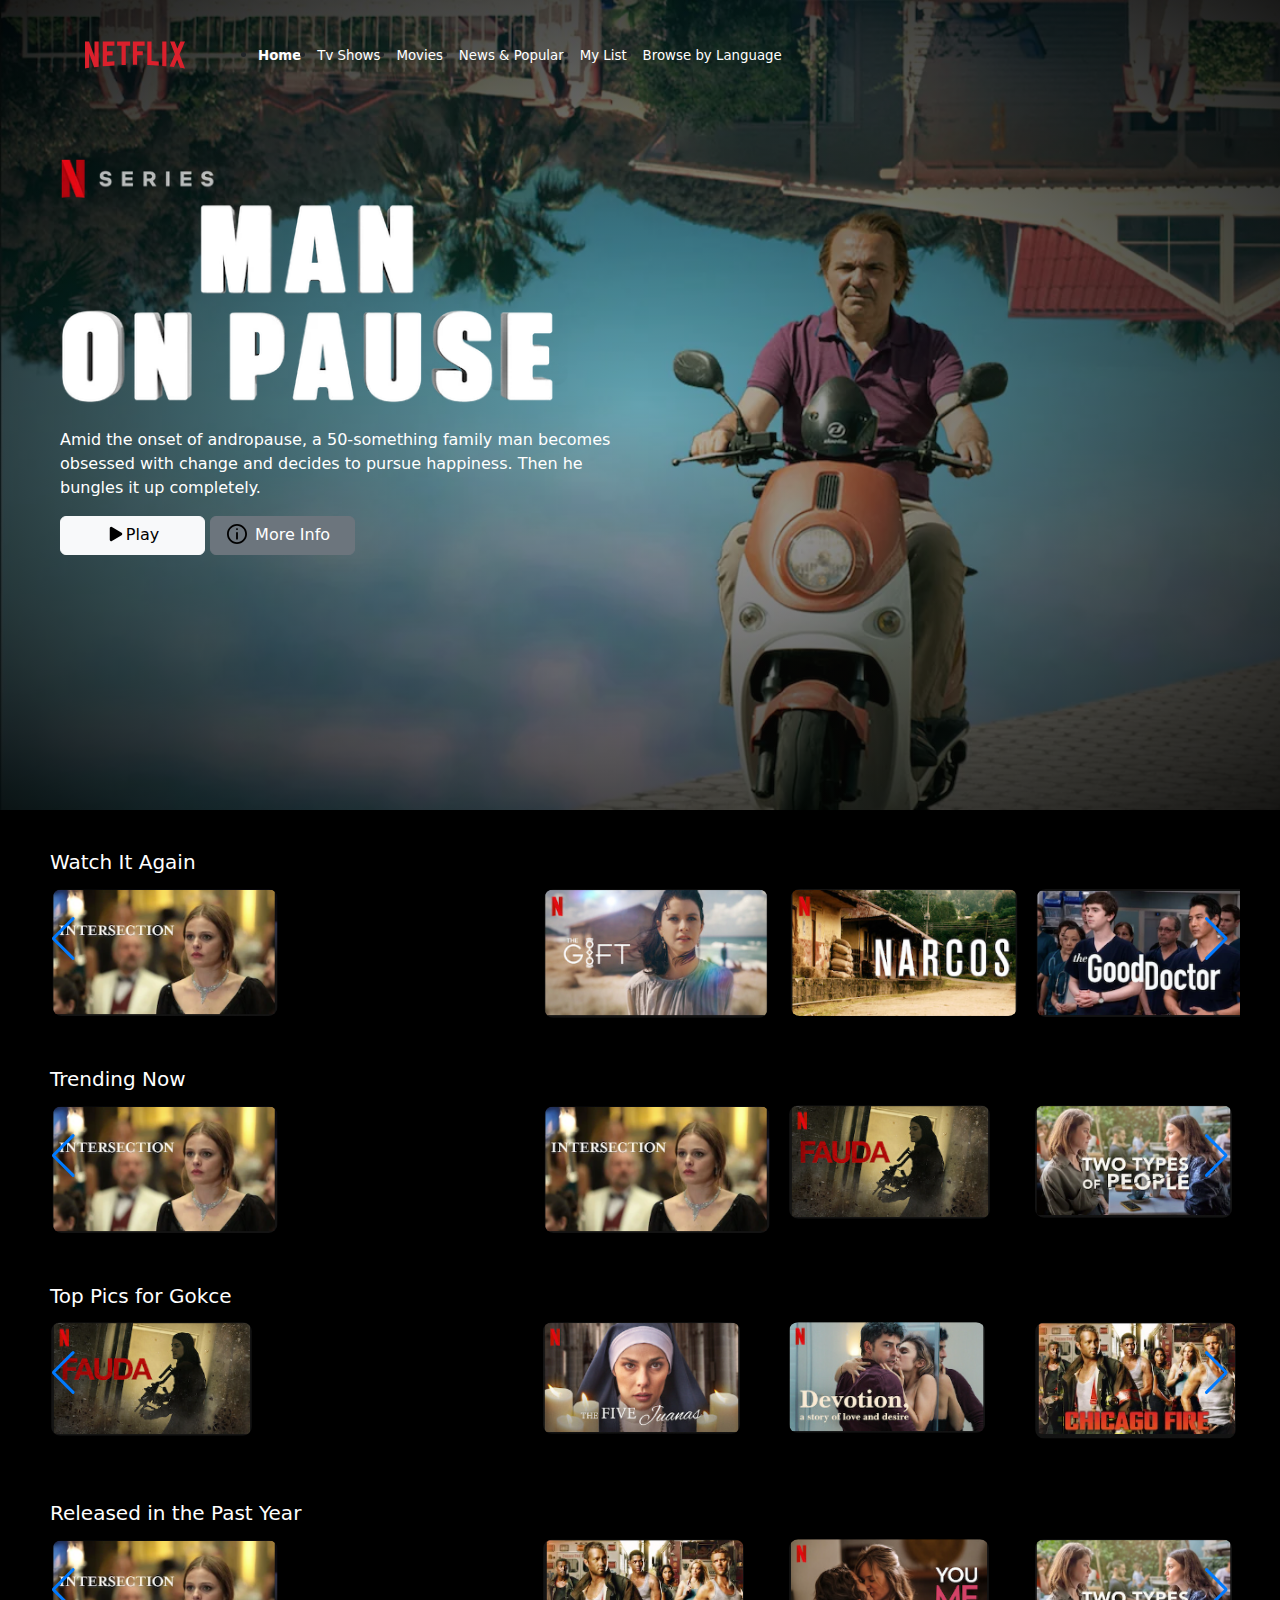
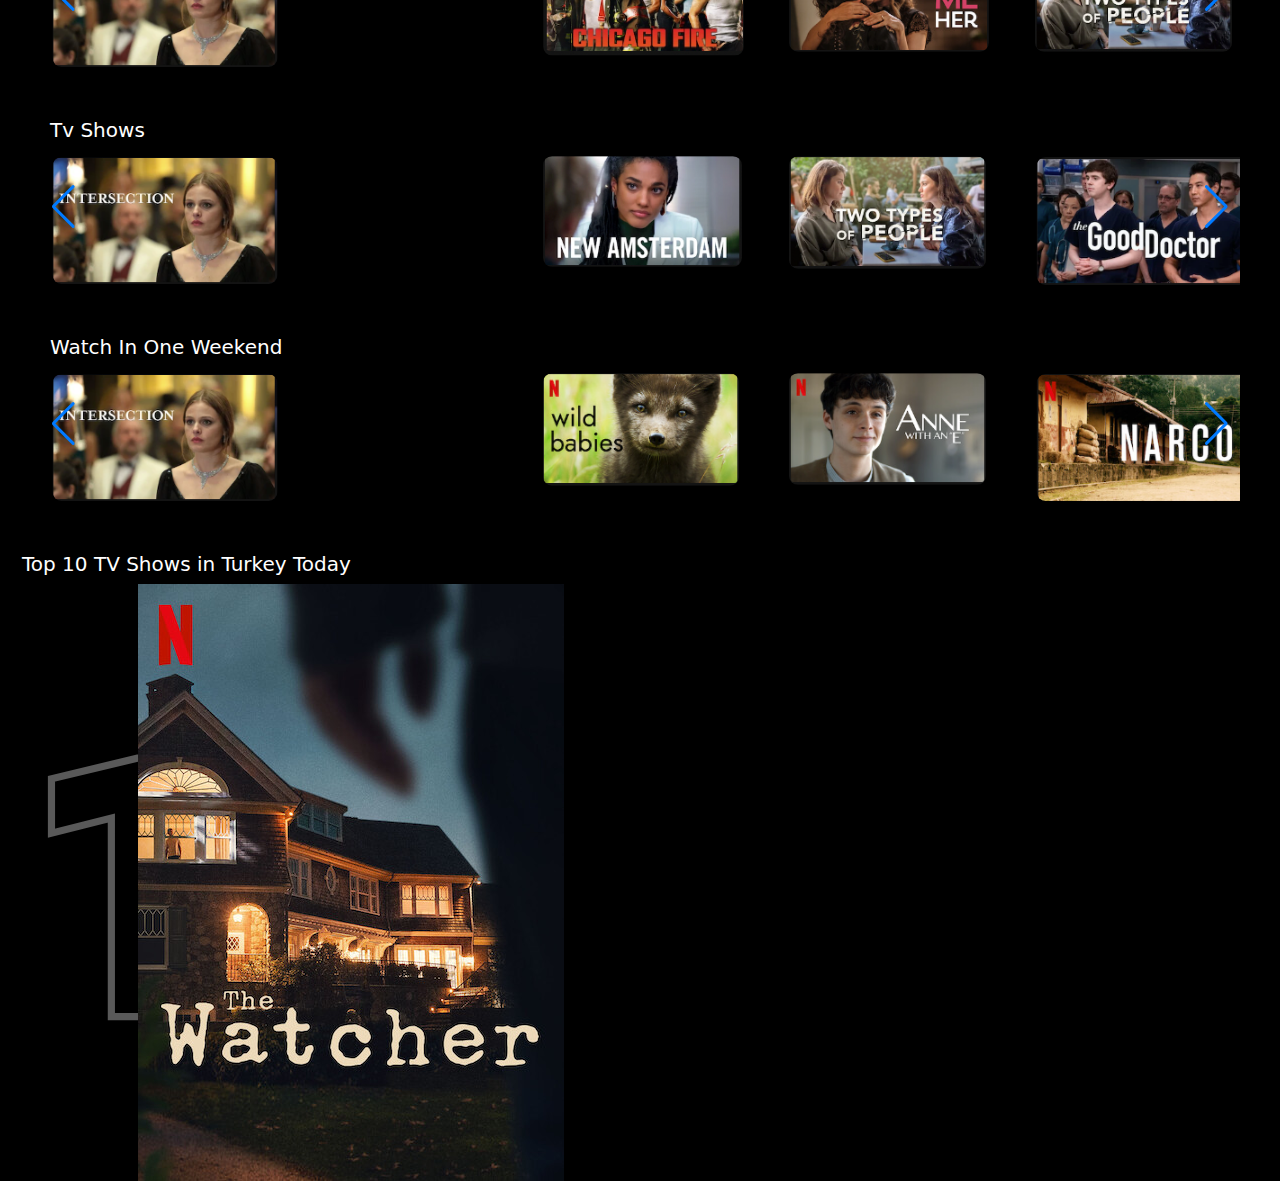
<file: images/Document.html>
<!DOCTYPE html>
<!-- saved from url=(0033)http://127.0.0.1:5500/index.html# -->
<html lang="en"><head><meta http-equiv="Content-Type" content="text/html; charset=UTF-8">
    
    <meta http-equiv="X-UA-Compatible" content="IE=edge">
    <meta name="viewport" content="width=device-width, initial-scale=1.0">
    <title>Document</title>
    <!-- CSS only -->
    
    <!-- Swiper Bundle-->
    
    

<link href="./Document_files/bootstrap.min.css" rel="stylesheet" integrity="sha384-Zenh87qX5JnK2Jl0vWa8Ck2rdkQ2Bzep5IDxbcnCeuOxjzrPF/et3URy9Bv1WTRi" crossorigin="anonymous"><link rel="stylesheet" href="./Document_files/swiper-bundle.min.css"><link rel="stylesheet" href="./Document_files/styles.css"></head>

<body>


    <div class="anaDiv container-fluid">
        <nav class="navbar navbar-expand-lg ps-5 pt-0 ">
            <a class="navbar-brand">
                <img src="./Document_files/netflix-brand.svg" width="150" height="100">
            </a>

            <div class="menu-items">
                <ul class="menu d-flex mt-3 justify-content-start">
                    <li class="me-3"><a href="http://127.0.0.1:5500/index.html#"><b>Home</b></a></li>
                    <li class="me-3"><a href="http://127.0.0.1:5500/index.html#">Tv Shows</a></li>
                    <li class="me-3"><a href="http://127.0.0.1:5500/index.html#">Movies</a></li>
                    <li class="me-3"><a href="http://127.0.0.1:5500/index.html#">News &amp; Popular </a></li>
                    <li class="me-3"><a href="http://127.0.0.1:5500/index.html#">My List</a></li>
                    <li class="me-3"><a href="http://127.0.0.1:5500/index.html#">Browse by Language </a></li>
                </ul>

            </div>


            <div class="dropdown show browse">
                <a class="btn btn-secondary dropdown-toggle" href="http://127.0.0.1:5500/index.html#" role="button" id="dropdownMenuLink" data-toggle="dropdown" aria-haspopup="true" aria-expanded="false">
                    Browse
                </a>
                <div class="dropdown-menu" aria-labelledby="dropdownMenuLink">
                    <a class="dropdown-item" href="http://127.0.0.1:5500/index.html#">Home</a>
                    <a class="dropdown-item" href="http://127.0.0.1:5500/index.html#">Tv Shows</a>
                    <a class="dropdown-item" href="http://127.0.0.1:5500/index.html#">Movies</a>
                </div>
            </div>

        </nav>

        <div class="row d-block">
            <div class="col-6">
                <img class="w-100 mt-3 pt-4 ms-5" src="./Document_files/andropoz.webp">
            </div>
            <div class="col-6 pt-4 ms-5 pe-5 movieSummary">
                <p>Amid the onset of andropause, a 50-something family man becomes obsessed with change and decides to
                    pursue
                    happiness. Then he bungles it up completely.</p>
                <button type="button" class="btn btn-light w-25"><svg class="mb-1 " xmlns="http://www.w3.org/2000/svg" width="20px" height="20px" viewBox="0 0 512 512">
                        <title>ionicons-v5-c</title>
                        <path d="M133,440a35.37,35.37,0,0,1-17.5-4.67c-12-6.8-19.46-20-19.46-34.33V111c0-14.37,7.46-27.53,19.46-34.33a35.13,35.13,0,0,1,35.77.45L399.12,225.48a36,36,0,0,1,0,61L151.23,434.88A35.5,35.5,0,0,1,133,440Z"></path>
                    </svg>Play</button>
                <button type="button" class="pe-4 ps-3 btn btn-secondary"><svg class="me-2 mb-1" width="20px" height="20px" xmlns="http://www.w3.org/2000/svg" xmlns:xlink="http://www.w3.org/1999/xlink" version="1.1" id="Layer_1" x="0px" y="0px" viewBox="0 0 330 330" style="enable-background:new 0 0 330 330;" xml:space="preserve">
                        <g>
                            <g>
                                <g>
                                    <path d="M165,0.008C74.019,0.008,0,74.024,0,164.999c0,90.977,74.019,164.992,165,164.992s165-74.015,165-164.992     C330,74.024,255.981,0.008,165,0.008z M165,299.992c-74.439,0-135-60.557-135-134.992S90.561,30.008,165,30.008     s135,60.557,135,134.991C300,239.436,239.439,299.992,165,299.992z"></path>
                                    <path d="M165,130.008c-8.284,0-15,6.716-15,15v99.983c0,8.284,6.716,15,15,15s15-6.716,15-15v-99.983     C180,136.725,173.284,130.008,165,130.008z"></path>
                                    <path d="M165,70.011c-3.95,0-7.811,1.6-10.61,4.39c-2.79,2.79-4.39,6.66-4.39,10.61s1.6,7.81,4.39,10.61     c2.79,2.79,6.66,4.39,10.61,4.39s7.81-1.6,10.609-4.39c2.79-2.8,4.391-6.66,4.391-10.61s-1.601-7.82-4.391-10.61     C172.81,71.61,168.95,70.011,165,70.011z"></path>
                                </g>
                            </g>
                        </g>
                        <g>
                        </g>
                        <g>
                        </g>
                        <g>
                        </g>
                        <g>
                        </g>
                        <g>
                        </g>
                        <g>
                        </g>
                        <g>
                        </g>
                        <g>
                        </g>
                        <g>
                        </g>
                        <g>
                        </g>
                        <g>
                        </g>
                        <g>
                        </g>
                        <g>
                        </g>
                        <g>
                        </g>
                        <g>
                        </g>
                    </svg>More Info</button>
            </div>
        </div>

    </div>


    <div class="swiper mySwiper swiper-initialized swiper-horizontal swiper-android">
        <h5>Watch It Again</h5>
        <div class="swiper-wrapper" id="swiper-wrapper-fe52323d5ac75a94" aria-live="polite" style="transition-duration: 0ms; transform: translate3d(-822px, 0px, 0px);"><div class="swiper-slide swiper-slide-duplicate" data-swiper-slide-index="9" role="group" aria-label="10 / 12" style="width: 244px; margin-right: 30px;"> <img src="./Document_files/10.png"></div><div class="swiper-slide swiper-slide-duplicate" data-swiper-slide-index="10" role="group" aria-label="11 / 12" style="width: 244px; margin-right: 30px;"> <img src="./Document_files/11.png"></div><div class="swiper-slide swiper-slide-invisible-blank swiper-slide-duplicate swiper-slide-prev" data-swiper-slide-index="11" role="group" aria-label="12 / 12" style="width: 244px; margin-right: 30px;"></div>
            <div class="swiper-slide swiper-slide-active" data-swiper-slide-index="0" role="group" aria-label="1 / 12" style="width: 244px; margin-right: 30px;"><img src="./Document_files/1.png"> </div>
            <div class="swiper-slide swiper-slide-next" data-swiper-slide-index="1" role="group" aria-label="2 / 12" style="width: 244px; margin-right: 30px;"> <img src="./Document_files/2.png"></div>
            <div class="swiper-slide" data-swiper-slide-index="2" role="group" aria-label="3 / 12" style="width: 244px; margin-right: 30px;"> <img src="./Document_files/3.png"></div>
            <div class="swiper-slide" data-swiper-slide-index="3" role="group" aria-label="4 / 12" style="width: 244px; margin-right: 30px;"> <img src="./Document_files/4.png"></div>
            <div class="swiper-slide" data-swiper-slide-index="4" role="group" aria-label="5 / 12" style="width: 244px; margin-right: 30px;"> <img src="./Document_files/5.png"></div>
            <div class="swiper-slide" data-swiper-slide-index="5" role="group" aria-label="6 / 12" style="width: 244px; margin-right: 30px;"> <img src="./Document_files/6.png"></div>
            <div class="swiper-slide" data-swiper-slide-index="6" role="group" aria-label="7 / 12" style="width: 244px; margin-right: 30px;"> <img src="./Document_files/7.png"></div>
            <div class="swiper-slide" data-swiper-slide-index="7" role="group" aria-label="8 / 12" style="width: 244px; margin-right: 30px;"> <img src="./Document_files/8.png"></div>
            <div class="swiper-slide" data-swiper-slide-index="8" role="group" aria-label="9 / 12" style="width: 244px; margin-right: 30px;"> <img src="./Document_files/9.png"></div>
            <div class="swiper-slide" data-swiper-slide-index="9" role="group" aria-label="10 / 12" style="width: 244px; margin-right: 30px;"> <img src="./Document_files/10.png"></div>
            <div class="swiper-slide" data-swiper-slide-index="10" role="group" aria-label="11 / 12" style="width: 244px; margin-right: 30px;"> <img src="./Document_files/11.png"></div>

        <div class="swiper-slide swiper-slide-invisible-blank swiper-slide-duplicate-prev" data-swiper-slide-index="11" role="group" aria-label="12 / 12" style="width: 244px; margin-right: 30px;"></div><div class="swiper-slide swiper-slide-duplicate swiper-slide-duplicate-active" data-swiper-slide-index="0" role="group" aria-label="1 / 12" style="width: 244px; margin-right: 30px;"><img src="./Document_files/1.png"> </div><div class="swiper-slide swiper-slide-duplicate swiper-slide-duplicate-next" data-swiper-slide-index="1" role="group" aria-label="2 / 12" style="width: 244px; margin-right: 30px;"> <img src="./Document_files/2.png"></div><div class="swiper-slide swiper-slide-duplicate" data-swiper-slide-index="2" role="group" aria-label="3 / 12" style="width: 244px; margin-right: 30px;"> <img src="./Document_files/3.png"></div></div>
        <div class="swiper-button-next" tabindex="0" role="button" aria-label="Next slide" aria-controls="swiper-wrapper-fe52323d5ac75a94"></div>
        <div class="swiper-button-prev" tabindex="0" role="button" aria-label="Previous slide" aria-controls="swiper-wrapper-fe52323d5ac75a94"></div>
    <span class="swiper-notification" aria-live="assertive" aria-atomic="true"></span></div>

    <div class="swiper mySwiper swiper-initialized swiper-horizontal swiper-android">
        <h5>Trending Now</h5>
        <div class="swiper-wrapper" id="swiper-wrapper-10d58f857ef21020" aria-live="polite" style="transition-duration: 0ms; transform: translate3d(-822px, 0px, 0px);"><div class="swiper-slide swiper-slide-duplicate" data-swiper-slide-index="9" role="group" aria-label="10 / 12" style="width: 244px; margin-right: 30px;"> <img src="./Document_files/10.png"></div><div class="swiper-slide swiper-slide-duplicate" data-swiper-slide-index="10" role="group" aria-label="11 / 12" style="width: 244px; margin-right: 30px;"> <img src="./Document_files/11.png"></div><div class="swiper-slide swiper-slide-invisible-blank swiper-slide-duplicate swiper-slide-prev" data-swiper-slide-index="11" role="group" aria-label="12 / 12" style="width: 244px; margin-right: 30px;"></div>
            <div class="swiper-slide swiper-slide-active" data-swiper-slide-index="0" role="group" aria-label="1 / 12" style="width: 244px; margin-right: 30px;"><img src="./Document_files/11.png"> </div>
            <div class="swiper-slide swiper-slide-next" data-swiper-slide-index="1" role="group" aria-label="2 / 12" style="width: 244px; margin-right: 30px;"> <img src="./Document_files/12.png"></div>
            <div class="swiper-slide" data-swiper-slide-index="2" role="group" aria-label="3 / 12" style="width: 244px; margin-right: 30px;"> <img src="./Document_files/18.png"></div>
            <div class="swiper-slide" data-swiper-slide-index="3" role="group" aria-label="4 / 12" style="width: 244px; margin-right: 30px;"> <img src="./Document_files/16.png"></div>
            <div class="swiper-slide" data-swiper-slide-index="4" role="group" aria-label="5 / 12" style="width: 244px; margin-right: 30px;"> <img src="./Document_files/15.png"></div>
            <div class="swiper-slide" data-swiper-slide-index="5" role="group" aria-label="6 / 12" style="width: 244px; margin-right: 30px;"> <img src="./Document_files/6.png"></div>
            <div class="swiper-slide" data-swiper-slide-index="6" role="group" aria-label="7 / 12" style="width: 244px; margin-right: 30px;"> <img src="./Document_files/7.png"></div>
            <div class="swiper-slide" data-swiper-slide-index="7" role="group" aria-label="8 / 12" style="width: 244px; margin-right: 30px;"> <img src="./Document_files/18.png"></div>
            <div class="swiper-slide" data-swiper-slide-index="8" role="group" aria-label="9 / 12" style="width: 244px; margin-right: 30px;"> <img src="./Document_files/19.png"></div>
            <div class="swiper-slide" data-swiper-slide-index="9" role="group" aria-label="10 / 12" style="width: 244px; margin-right: 30px;"> <img src="./Document_files/10.png"></div>
            <div class="swiper-slide" data-swiper-slide-index="10" role="group" aria-label="11 / 12" style="width: 244px; margin-right: 30px;"> <img src="./Document_files/11.png"></div>

        <div class="swiper-slide swiper-slide-invisible-blank swiper-slide-duplicate-prev" data-swiper-slide-index="11" role="group" aria-label="12 / 12" style="width: 244px; margin-right: 30px;"></div><div class="swiper-slide swiper-slide-duplicate swiper-slide-duplicate-active" data-swiper-slide-index="0" role="group" aria-label="1 / 12" style="width: 244px; margin-right: 30px;"><img src="./Document_files/11.png"> </div><div class="swiper-slide swiper-slide-duplicate swiper-slide-duplicate-next" data-swiper-slide-index="1" role="group" aria-label="2 / 12" style="width: 244px; margin-right: 30px;"> <img src="./Document_files/12.png"></div><div class="swiper-slide swiper-slide-duplicate" data-swiper-slide-index="2" role="group" aria-label="3 / 12" style="width: 244px; margin-right: 30px;"> <img src="./Document_files/18.png"></div></div>
        <div class="swiper-button-next" tabindex="0" role="button" aria-label="Next slide" aria-controls="swiper-wrapper-10d58f857ef21020"></div>
        <div class="swiper-button-prev" tabindex="0" role="button" aria-label="Previous slide" aria-controls="swiper-wrapper-10d58f857ef21020"></div>
    <span class="swiper-notification" aria-live="assertive" aria-atomic="true"></span></div>

    <div class="swiper mySwiper swiper-initialized swiper-horizontal swiper-android">
        <h5>Top Pics for Gokce</h5>
        <div class="swiper-wrapper" id="swiper-wrapper-ac8e1bc105fb109943" aria-live="polite" style="transition-duration: 0ms; transform: translate3d(-822px, 0px, 0px);"><div class="swiper-slide swiper-slide-duplicate" data-swiper-slide-index="9" role="group" aria-label="10 / 12" style="width: 244px; margin-right: 30px;"> <img src="./Document_files/10.png"></div><div class="swiper-slide swiper-slide-duplicate" data-swiper-slide-index="10" role="group" aria-label="11 / 12" style="width: 244px; margin-right: 30px;"> <img src="./Document_files/12.png"></div><div class="swiper-slide swiper-slide-invisible-blank swiper-slide-duplicate swiper-slide-prev" data-swiper-slide-index="11" role="group" aria-label="12 / 12" style="width: 244px; margin-right: 30px;"></div>
            <div class="swiper-slide swiper-slide-active" data-swiper-slide-index="0" role="group" aria-label="1 / 12" style="width: 244px; margin-right: 30px;"><img src="./Document_files/13.png"> </div>
            <div class="swiper-slide swiper-slide-next" data-swiper-slide-index="1" role="group" aria-label="2 / 12" style="width: 244px; margin-right: 30px;"> <img src="./Document_files/14.png"></div>
            <div class="swiper-slide" data-swiper-slide-index="2" role="group" aria-label="3 / 12" style="width: 244px; margin-right: 30px;"> <img src="./Document_files/15.png"></div>
            <div class="swiper-slide" data-swiper-slide-index="3" role="group" aria-label="4 / 12" style="width: 244px; margin-right: 30px;"> <img src="./Document_files/8.png"></div>
            <div class="swiper-slide" data-swiper-slide-index="4" role="group" aria-label="5 / 12" style="width: 244px; margin-right: 30px;"> <img src="./Document_files/2.png"></div>
            <div class="swiper-slide" data-swiper-slide-index="5" role="group" aria-label="6 / 12" style="width: 244px; margin-right: 30px;"> <img src="./Document_files/6.png"></div>
            <div class="swiper-slide" data-swiper-slide-index="6" role="group" aria-label="7 / 12" style="width: 244px; margin-right: 30px;"> <img src="./Document_files/7.png"></div>
            <div class="swiper-slide" data-swiper-slide-index="7" role="group" aria-label="8 / 12" style="width: 244px; margin-right: 30px;"> <img src="./Document_files/1.png"></div>
            <div class="swiper-slide" data-swiper-slide-index="8" role="group" aria-label="9 / 12" style="width: 244px; margin-right: 30px;"> <img src="./Document_files/9.png"></div>
            <div class="swiper-slide" data-swiper-slide-index="9" role="group" aria-label="10 / 12" style="width: 244px; margin-right: 30px;"> <img src="./Document_files/10.png"></div>
            <div class="swiper-slide" data-swiper-slide-index="10" role="group" aria-label="11 / 12" style="width: 244px; margin-right: 30px;"> <img src="./Document_files/12.png"></div>

        <div class="swiper-slide swiper-slide-invisible-blank swiper-slide-duplicate-prev" data-swiper-slide-index="11" role="group" aria-label="12 / 12" style="width: 244px; margin-right: 30px;"></div><div class="swiper-slide swiper-slide-duplicate swiper-slide-duplicate-active" data-swiper-slide-index="0" role="group" aria-label="1 / 12" style="width: 244px; margin-right: 30px;"><img src="./Document_files/13.png"> </div><div class="swiper-slide swiper-slide-duplicate swiper-slide-duplicate-next" data-swiper-slide-index="1" role="group" aria-label="2 / 12" style="width: 244px; margin-right: 30px;"> <img src="./Document_files/14.png"></div><div class="swiper-slide swiper-slide-duplicate" data-swiper-slide-index="2" role="group" aria-label="3 / 12" style="width: 244px; margin-right: 30px;"> <img src="./Document_files/15.png"></div></div>
        <div class="swiper-button-next" tabindex="0" role="button" aria-label="Next slide" aria-controls="swiper-wrapper-ac8e1bc105fb109943"></div>
        <div class="swiper-button-prev" tabindex="0" role="button" aria-label="Previous slide" aria-controls="swiper-wrapper-ac8e1bc105fb109943"></div>
    <span class="swiper-notification" aria-live="assertive" aria-atomic="true"></span></div>

    <div class="swiper mySwiper swiper-initialized swiper-horizontal swiper-android">
        <h5>Released in the Past Year</h5>
        <div class="swiper-wrapper" id="swiper-wrapper-4dc1a11871571563" aria-live="polite" style="transition-duration: 0ms; transform: translate3d(-822px, 0px, 0px);"><div class="swiper-slide swiper-slide-duplicate" data-swiper-slide-index="9" role="group" aria-label="10 / 12" style="width: 244px; margin-right: 30px;"> <img src="./Document_files/10.png"></div><div class="swiper-slide swiper-slide-duplicate" data-swiper-slide-index="10" role="group" aria-label="11 / 12" style="width: 244px; margin-right: 30px;"> <img src="./Document_files/11.png"></div><div class="swiper-slide swiper-slide-invisible-blank swiper-slide-duplicate swiper-slide-prev" data-swiper-slide-index="11" role="group" aria-label="12 / 12" style="width: 244px; margin-right: 30px;"></div>
            <div class="swiper-slide swiper-slide-active" data-swiper-slide-index="0" role="group" aria-label="1 / 12" style="width: 244px; margin-right: 30px;"><img src="./Document_files/15.png"> </div>
            <div class="swiper-slide swiper-slide-next" data-swiper-slide-index="1" role="group" aria-label="2 / 12" style="width: 244px; margin-right: 30px;"> <img src="./Document_files/16.png"></div>
            <div class="swiper-slide" data-swiper-slide-index="2" role="group" aria-label="3 / 12" style="width: 244px; margin-right: 30px;"> <img src="./Document_files/18.png"></div>
            <div class="swiper-slide" data-swiper-slide-index="3" role="group" aria-label="4 / 12" style="width: 244px; margin-right: 30px;"> <img src="./Document_files/3.png"></div>
            <div class="swiper-slide" data-swiper-slide-index="4" role="group" aria-label="5 / 12" style="width: 244px; margin-right: 30px;"> <img src="./Document_files/12.png"></div>
            <div class="swiper-slide" data-swiper-slide-index="5" role="group" aria-label="6 / 12" style="width: 244px; margin-right: 30px;"> <img src="./Document_files/6.png"></div>
            <div class="swiper-slide" data-swiper-slide-index="6" role="group" aria-label="7 / 12" style="width: 244px; margin-right: 30px;"> <img src="./Document_files/7.png"></div>
            <div class="swiper-slide" data-swiper-slide-index="7" role="group" aria-label="8 / 12" style="width: 244px; margin-right: 30px;"> <img src="./Document_files/8.png"></div>
            <div class="swiper-slide" data-swiper-slide-index="8" role="group" aria-label="9 / 12" style="width: 244px; margin-right: 30px;"> <img src="./Document_files/9.png"></div>
            <div class="swiper-slide" data-swiper-slide-index="9" role="group" aria-label="10 / 12" style="width: 244px; margin-right: 30px;"> <img src="./Document_files/10.png"></div>
            <div class="swiper-slide" data-swiper-slide-index="10" role="group" aria-label="11 / 12" style="width: 244px; margin-right: 30px;"> <img src="./Document_files/11.png"></div>

        <div class="swiper-slide swiper-slide-invisible-blank swiper-slide-duplicate-prev" data-swiper-slide-index="11" role="group" aria-label="12 / 12" style="width: 244px; margin-right: 30px;"></div><div class="swiper-slide swiper-slide-duplicate swiper-slide-duplicate-active" data-swiper-slide-index="0" role="group" aria-label="1 / 12" style="width: 244px; margin-right: 30px;"><img src="./Document_files/15.png"> </div><div class="swiper-slide swiper-slide-duplicate swiper-slide-duplicate-next" data-swiper-slide-index="1" role="group" aria-label="2 / 12" style="width: 244px; margin-right: 30px;"> <img src="./Document_files/16.png"></div><div class="swiper-slide swiper-slide-duplicate" data-swiper-slide-index="2" role="group" aria-label="3 / 12" style="width: 244px; margin-right: 30px;"> <img src="./Document_files/18.png"></div></div>
        <div class="swiper-button-next" tabindex="0" role="button" aria-label="Next slide" aria-controls="swiper-wrapper-4dc1a11871571563"></div>
        <div class="swiper-button-prev" tabindex="0" role="button" aria-label="Previous slide" aria-controls="swiper-wrapper-4dc1a11871571563"></div>
    <span class="swiper-notification" aria-live="assertive" aria-atomic="true"></span></div>

    <div class="swiper mySwiper swiper-initialized swiper-horizontal swiper-android">
        <h5>Tv Shows</h5>
        <div class="swiper-wrapper" id="swiper-wrapper-551b756db95211ff" aria-live="polite" style="transition-duration: 0ms; transform: translate3d(-822px, 0px, 0px);"><div class="swiper-slide swiper-slide-duplicate" data-swiper-slide-index="9" role="group" aria-label="10 / 12" style="width: 244px; margin-right: 30px;"> <img src="./Document_files/4.png"></div><div class="swiper-slide swiper-slide-duplicate" data-swiper-slide-index="10" role="group" aria-label="11 / 12" style="width: 244px; margin-right: 30px;"> <img src="./Document_files/11.png"></div><div class="swiper-slide swiper-slide-invisible-blank swiper-slide-duplicate swiper-slide-prev" data-swiper-slide-index="11" role="group" aria-label="12 / 12" style="width: 244px; margin-right: 30px;"></div>
            <div class="swiper-slide swiper-slide-active" data-swiper-slide-index="0" role="group" aria-label="1 / 12" style="width: 244px; margin-right: 30px;"><img src="./Document_files/17.png"> </div>
            <div class="swiper-slide swiper-slide-next" data-swiper-slide-index="1" role="group" aria-label="2 / 12" style="width: 244px; margin-right: 30px;"> <img src="./Document_files/18.png"></div>
            <div class="swiper-slide" data-swiper-slide-index="2" role="group" aria-label="3 / 12" style="width: 244px; margin-right: 30px;"> <img src="./Document_files/3.png"></div>
            <div class="swiper-slide" data-swiper-slide-index="3" role="group" aria-label="4 / 12" style="width: 244px; margin-right: 30px;"> <img src="./Document_files/10.png"></div>
            <div class="swiper-slide" data-swiper-slide-index="4" role="group" aria-label="5 / 12" style="width: 244px; margin-right: 30px;"> <img src="./Document_files/9.png"></div>
            <div class="swiper-slide" data-swiper-slide-index="5" role="group" aria-label="6 / 12" style="width: 244px; margin-right: 30px;"> <img src="./Document_files/6.png"></div>
            <div class="swiper-slide" data-swiper-slide-index="6" role="group" aria-label="7 / 12" style="width: 244px; margin-right: 30px;"> <img src="./Document_files/13.png"></div>
            <div class="swiper-slide" data-swiper-slide-index="7" role="group" aria-label="8 / 12" style="width: 244px; margin-right: 30px;"> <img src="./Document_files/8.png"></div>
            <div class="swiper-slide" data-swiper-slide-index="8" role="group" aria-label="9 / 12" style="width: 244px; margin-right: 30px;"> <img src="./Document_files/9.png"></div>
            <div class="swiper-slide" data-swiper-slide-index="9" role="group" aria-label="10 / 12" style="width: 244px; margin-right: 30px;"> <img src="./Document_files/4.png"></div>
            <div class="swiper-slide" data-swiper-slide-index="10" role="group" aria-label="11 / 12" style="width: 244px; margin-right: 30px;"> <img src="./Document_files/11.png"></div>

        <div class="swiper-slide swiper-slide-invisible-blank swiper-slide-duplicate-prev" data-swiper-slide-index="11" role="group" aria-label="12 / 12" style="width: 244px; margin-right: 30px;"></div><div class="swiper-slide swiper-slide-duplicate swiper-slide-duplicate-active" data-swiper-slide-index="0" role="group" aria-label="1 / 12" style="width: 244px; margin-right: 30px;"><img src="./Document_files/17.png"> </div><div class="swiper-slide swiper-slide-duplicate swiper-slide-duplicate-next" data-swiper-slide-index="1" role="group" aria-label="2 / 12" style="width: 244px; margin-right: 30px;"> <img src="./Document_files/18.png"></div><div class="swiper-slide swiper-slide-duplicate" data-swiper-slide-index="2" role="group" aria-label="3 / 12" style="width: 244px; margin-right: 30px;"> <img src="./Document_files/3.png"></div></div>
        <div class="swiper-button-next" tabindex="0" role="button" aria-label="Next slide" aria-controls="swiper-wrapper-551b756db95211ff"></div>
        <div class="swiper-button-prev" tabindex="0" role="button" aria-label="Previous slide" aria-controls="swiper-wrapper-551b756db95211ff"></div>
    <span class="swiper-notification" aria-live="assertive" aria-atomic="true"></span></div>

    <div class="swiper mySwiper swiper-initialized swiper-horizontal swiper-android">
        <h5>Watch In One Weekend</h5>
        <div class="swiper-wrapper" id="swiper-wrapper-7510b52d2617dfdec" aria-live="polite" style="transition-duration: 0ms; transform: translate3d(-822px, 0px, 0px);"><div class="swiper-slide swiper-slide-duplicate" data-swiper-slide-index="9" role="group" aria-label="10 / 12" style="width: 244px; margin-right: 30px;"> <img src="./Document_files/10.png"></div><div class="swiper-slide swiper-slide-duplicate" data-swiper-slide-index="10" role="group" aria-label="11 / 12" style="width: 244px; margin-right: 30px;"> <img src="./Document_files/11.png"></div><div class="swiper-slide swiper-slide-invisible-blank swiper-slide-duplicate swiper-slide-prev" data-swiper-slide-index="11" role="group" aria-label="12 / 12" style="width: 244px; margin-right: 30px;"></div>
            <div class="swiper-slide swiper-slide-active" data-swiper-slide-index="0" role="group" aria-label="1 / 12" style="width: 244px; margin-right: 30px;"><img src="./Document_files/19.png"> </div>
            <div class="swiper-slide swiper-slide-next" data-swiper-slide-index="1" role="group" aria-label="2 / 12" style="width: 244px; margin-right: 30px;"> <img src="./Document_files/20.png"></div>
            <div class="swiper-slide" data-swiper-slide-index="2" role="group" aria-label="3 / 12" style="width: 244px; margin-right: 30px;"> <img src="./Document_files/2.png"></div>
            <div class="swiper-slide" data-swiper-slide-index="3" role="group" aria-label="4 / 12" style="width: 244px; margin-right: 30px;"> <img src="./Document_files/8.png"></div>
            <div class="swiper-slide" data-swiper-slide-index="4" role="group" aria-label="5 / 12" style="width: 244px; margin-right: 30px;"> <img src="./Document_files/9.png"></div>
            <div class="swiper-slide" data-swiper-slide-index="5" role="group" aria-label="6 / 12" style="width: 244px; margin-right: 30px;"> <img src="./Document_files/6.png"></div>
            <div class="swiper-slide" data-swiper-slide-index="6" role="group" aria-label="7 / 12" style="width: 244px; margin-right: 30px;"> <img src="./Document_files/7.png"></div>
            <div class="swiper-slide" data-swiper-slide-index="7" role="group" aria-label="8 / 12" style="width: 244px; margin-right: 30px;"> <img src="./Document_files/20.png"></div>
            <div class="swiper-slide" data-swiper-slide-index="8" role="group" aria-label="9 / 12" style="width: 244px; margin-right: 30px;"> <img src="./Document_files/9.png"></div>
            <div class="swiper-slide" data-swiper-slide-index="9" role="group" aria-label="10 / 12" style="width: 244px; margin-right: 30px;"> <img src="./Document_files/10.png"></div>
            <div class="swiper-slide" data-swiper-slide-index="10" role="group" aria-label="11 / 12" style="width: 244px; margin-right: 30px;"> <img src="./Document_files/11.png"></div>

        <div class="swiper-slide swiper-slide-invisible-blank swiper-slide-duplicate-prev" data-swiper-slide-index="11" role="group" aria-label="12 / 12" style="width: 244px; margin-right: 30px;"></div><div class="swiper-slide swiper-slide-duplicate swiper-slide-duplicate-active" data-swiper-slide-index="0" role="group" aria-label="1 / 12" style="width: 244px; margin-right: 30px;"><img src="./Document_files/19.png"> </div><div class="swiper-slide swiper-slide-duplicate swiper-slide-duplicate-next" data-swiper-slide-index="1" role="group" aria-label="2 / 12" style="width: 244px; margin-right: 30px;"> <img src="./Document_files/20.png"></div><div class="swiper-slide swiper-slide-duplicate" data-swiper-slide-index="2" role="group" aria-label="3 / 12" style="width: 244px; margin-right: 30px;"> <img src="./Document_files/2.png"></div></div>
        <div class="swiper-button-next" tabindex="0" role="button" aria-label="Next slide" aria-controls="swiper-wrapper-7510b52d2617dfdec"></div>
        <div class="swiper-button-prev" tabindex="0" role="button" aria-label="Previous slide" aria-controls="swiper-wrapper-7510b52d2617dfdec"></div>
    <span class="swiper-notification" aria-live="assertive" aria-atomic="true"></span></div>

    <div class="container-fluid chart">
        <h5>Top 10 TV Shows in Turkey Today</h5>
        <svg id="rank-1" width="10%" height="25%" viewBox="-20 0 70 154" class="svg-icon svg-icon-rank-1 top-10-rank">
            <path stroke="#595959" stroke-linejoin="square" stroke-width="4" d="M35.377 152H72V2.538L2 19.362v30.341l33.377-8.459V152z"></path>
        </svg><img src="./Document_files/AAAABSO5MJ3vm3AbJ5ksc8woBoTp8RZXily73hjcFzYdvPDYJbaa9TTEjA2lSVz8UCtNg9rGQFIDAMAI4MuNm55DSXlm85F-3PcioPn373S3QMzBLF7DTDEWaRKEF9uWdw9ihvqcJQ.jpg" alt="">


    </div>







    <script src="./Document_files/swiper-bundle.min.js"></script>


    <!-- JavaScript Bundle with Popper -->
    <script src="./Document_files/bootstrap.bundle.min.js" integrity="sha384-OERcA2EqjJCMA+/3y+gxIOqMEjwtxJY7qPCqsdltbNJuaOe923+mo//f6V8Qbsw3" crossorigin="anonymous"></script>
    <script src="./Document_files/script.js"></script>

<!-- Code injected by live-server -->
<script>
	// <![CDATA[  <-- For SVG support
	if ('WebSocket' in window) {
		(function () {
			function refreshCSS() {
				var sheets = [].slice.call(document.getElementsByTagName("link"));
				var head = document.getElementsByTagName("head")[0];
				for (var i = 0; i < sheets.length; ++i) {
					var elem = sheets[i];
					var parent = elem.parentElement || head;
					parent.removeChild(elem);
					var rel = elem.rel;
					if (elem.href && typeof rel != "string" || rel.length == 0 || rel.toLowerCase() == "stylesheet") {
						var url = elem.href.replace(/(&|\?)_cacheOverride=\d+/, '');
						elem.href = url + (url.indexOf('?') >= 0 ? '&' : '?') + '_cacheOverride=' + (new Date().valueOf());
					}
					parent.appendChild(elem);
				}
			}
			var protocol = window.location.protocol === 'http:' ? 'ws://' : 'wss://';
			var address = protocol + window.location.host + window.location.pathname + '/ws';
			var socket = new WebSocket(address);
			socket.onmessage = function (msg) {
				if (msg.data == 'reload') window.location.reload();
				else if (msg.data == 'refreshcss') refreshCSS();
			};
			if (sessionStorage && !sessionStorage.getItem('IsThisFirstTime_Log_From_LiveServer')) {
				console.log('Live reload enabled.');
				sessionStorage.setItem('IsThisFirstTime_Log_From_LiveServer', true);
			}
		})();
	}
	else {
		console.error('Upgrade your browser. This Browser is NOT supported WebSocket for Live-Reloading.');
	}
	// ]]>
</script>


</body></html>
</file>
<file: images/Document_files/styles.css>
.anaDiv{
    background-image:
    radial-gradient(rgba(27, 27, 27, 0.3), rgba(0, 0, 0, 0.9)),
    url('/images/andropoz2.webp'); 
    height: 90vh; 
    background-repeat: no-repeat; 
    background-size: cover;
}

.movieSummary p {
    color: white;
}

.menu li a {
    color: white;
    text-decoration: none;
    list-style: none;
    font-size: smaller;
}

.info {
    color: white;
}

@media screen and (max-width: 625px) {
    .menu-items {
        display: none;
    }

    body {
        font-size: 10px;
    }

    .btn {
        height: 20px;
        width: 50px;
        font-size: 5px;
    }

    svg {
        display: none;
    }

    .browse {
        display: block;
    }
    .anaDiv{
        height: 50vh;
    }

}

@media screen and (min-width: 625px) {
    .browse {
        display: none;
    }


}

body{
    background-color: black;
}


.mySwiper{
    margin:40px;
    position: relative;
}

.mySwiper img{
    border-radius: 10px;
    scale: 0.9;
    position: relative;
}

.swiper-slide img:hover{
    scale: 1.5;
    transition: 0.5s ease-in-out;
    z-index: 100;
}


h5{
    color: white;
    margin-left: 10px;
}

.chart img{
    height:10%;
}
</file>
